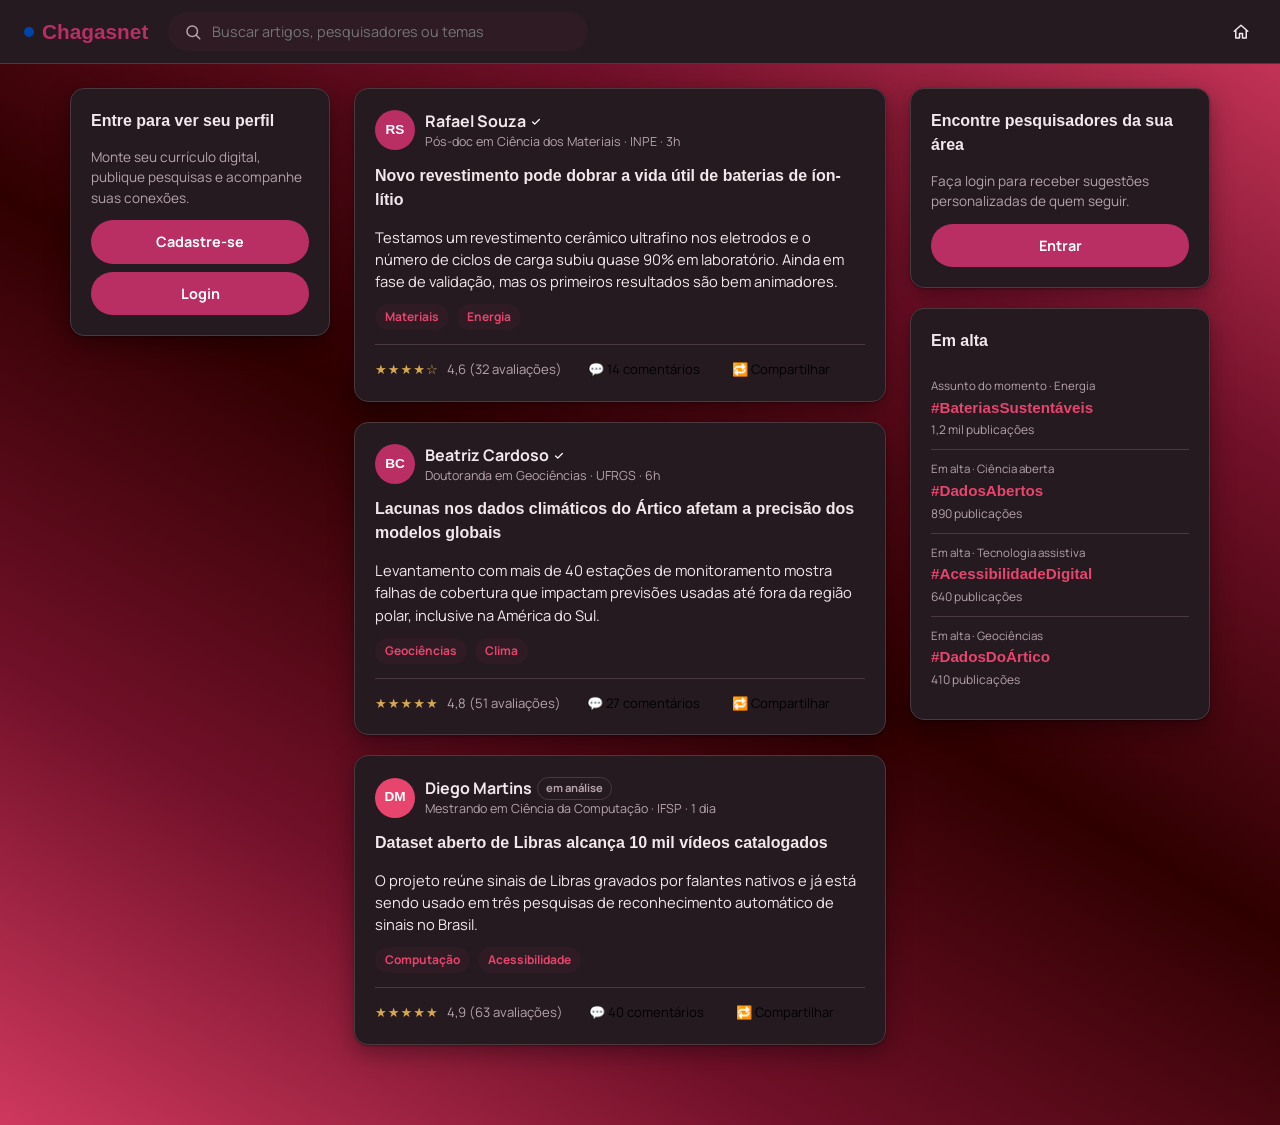
<file: index.html>
<!DOCTYPE html>
<html lang="pt-BR" data-theme="light">
<head>
<meta charset="UTF-8" />
<meta name="viewport" content="width=device-width, initial-scale=1.0" />
<title>Nexo · Rede Social Acadêmica (protótipo)</title>

<link href="styletcc.css" rel="stylesheet">
</head>
<body>

  <!-- ============================================================
       BARRA DE NAVEGAÇÃO
       ============================================================ -->
  <header class="navbar">
    <div class="navbar__marca">
      <span aria-hidden="true"></span>
      Chagasnet
    </div>

    <form class="navbar__busca" role="search">
      <label for="campo-busca" class="sr-only">Buscar artigos, pesquisadores ou temas</label>
      <svg width="18" height="18" viewBox="0 0 24 24" fill="none" stroke="currentColor" stroke-width="2" stroke-linecap="round" stroke-linejoin="round" aria-hidden="true">
        <circle cx="11" cy="11" r="7"></circle>
        <line x1="21" y1="21" x2="16.65" y2="16.65"></line>
      </svg>
      <input id="campo-busca" type="search" placeholder="Buscar artigos, pesquisadores ou temas" />
    </form>

    <div class="navbar__acoes">
      <button type="button" class="navbar__icone" aria-label="Início" title="Início">
        <svg width="18" height="18" viewBox="0 0 24 24" fill="none" stroke="currentColor" stroke-width="2" stroke-linecap="round" stroke-linejoin="round">
          <path d="M3 11l9-8 9 8"></path>
          <path d="M5 10v10h5v-6h4v6h5V10"></path>
        </svg>
      </button>
    </div>
  </header>
  <!-- ============================================================
       LAYOUT PRINCIPAL: 3 colunas
       ============================================================ -->
  <div class="layout">
    <!-- ========================================================
         COLUNA ESQUERDA
         ======================================================== -->
    <aside class="coluna coluna--esquerda">
        <div id="container" class="cartao cartao-login">
          <h3>Entre para ver seu perfil</h3>
          <p>Monte seu currículo digital, publique pesquisas e acompanhe suas conexões.</p>
          <button id="botao-criar-conta" class="btn btn--vinho btn--full" onclick="substituirPorIframe('cadastro.html')">Cadastre-se</button>
          <button id="botao-login" class="btn btn--vinho btn--full" onclick="substituirPorIframe('Login.html')">Login</button>
      </div>

      <script>
        function substituirPorIframe(url) {
        const container = document.getElementById("container");

        // Limpa o conteúdo da div
        container.innerHTML = "";

        // Cria o iframe
        const iframe = document.createElement("iframe");
        iframe.src = url;
        iframe.loading = "lazy";
        iframe.title = "Formulário";
        iframe.className = "formulario-iframe";

        // Adiciona o iframe na div
        container.appendChild(iframe);
      }
      </script>

    </aside>
    <!-- ========================================================
         COLUNA CENTRAL: timeline
         ======================================================== -->
    <main class="coluna coluna--central">
      <h1 class="sr-only">Linha do tempo</h1>

      <!-- Publicação 1 -->
      <article class="cartao post">
        <header class="post__cabecalho">
          <div class="avatar avatar--pequeno" aria-hidden="true">RS</div>
          <div>
            <strong>
              Rafael Souza
              <span class="selo-verificado" title="Pesquisador verificado pela comunidade">
                <svg width="10" height="10" viewBox="0 0 24 24" fill="none" stroke="white" stroke-width="3" stroke-linecap="round" stroke-linejoin="round"><polyline points="4 12 9 17 20 6"></polyline></svg>
              </span>
            </strong>
            <span>Pós-doc em Ciência dos Materiais · INPE · 3h</span>
          </div>
        </header>

        <h3 class="post__titulo">Novo revestimento pode dobrar a vida útil de baterias de íon-lítio</h3>
        <p class="post__resumo">Testamos um revestimento cerâmico ultrafino nos eletrodos e o número de ciclos de carga subiu quase 90% em laboratório. Ainda em fase de validação, mas os primeiros resultados são bem animadores.</p>

        <div class="post__tags">
          <span class="tag">Materiais</span>
          <span class="tag">Energia</span>
        </div>

        <footer class="post__rodape">
          <span class="avaliacao">★★★★☆ <span>4,6 (32 avaliações)</span></span>
          <button type="button">💬 14 comentários</button>
          <button type="button">🔁 Compartilhar</button>
        </footer>
      </article>

      <!-- Publicação 2 -->
      <article class="cartao post">
        <header class="post__cabecalho">
          <div class="avatar avatar--pequeno avatar--dourado" aria-hidden="true">BC</div>
          <div>
            <strong>
              Beatriz Cardoso
              <span class="selo-verificado" title="Pesquisadora verificada pela comunidade">
                <svg width="10" height="10" viewBox="0 0 24 24" fill="none" stroke="white" stroke-width="3" stroke-linecap="round" stroke-linejoin="round"><polyline points="4 12 9 17 20 6"></polyline></svg>
              </span>
            </strong>
            <span>Doutoranda em Geociências · UFRGS · 6h</span>
          </div>
        </header>

        <h3 class="post__titulo">Lacunas nos dados climáticos do Ártico afetam a precisão dos modelos globais</h3>
        <p class="post__resumo">Levantamento com mais de 40 estações de monitoramento mostra falhas de cobertura que impactam previsões usadas até fora da região polar, inclusive na América do Sul.</p>

        <div class="post__tags">
          <span class="tag">Geociências</span>
          <span class="tag">Clima</span>
        </div>

        <footer class="post__rodape">
          <span class="avaliacao">★★★★★ <span>4,8 (51 avaliações)</span></span>
          <button type="button">💬 27 comentários</button>
          <button type="button">🔁 Compartilhar</button>
        </footer>
      </article>

      <!-- Publicação 3 -->
      <article class="cartao post">
        <header class="post__cabecalho">
          <div class="avatar avatar--pequeno avatar--destaque" aria-hidden="true">DM</div>
          <div>
            <strong>
              Diego Martins
              <span class="tag-analise">em análise</span>
            </strong>
            <span>Mestrando em Ciência da Computação · IFSP · 1 dia</span>
          </div>
        </header>

        <h3 class="post__titulo">Dataset aberto de Libras alcança 10 mil vídeos catalogados</h3>
        <p class="post__resumo">O projeto reúne sinais de Libras gravados por falantes nativos e já está sendo usado em três pesquisas de reconhecimento automático de sinais no Brasil.</p>

        <div class="post__tags">
          <span class="tag">Computação</span>
          <span class="tag">Acessibilidade</span>
        </div>

        <footer class="post__rodape">
          <span class="avaliacao">★★★★★ <span>4,9 (63 avaliações)</span></span>
          <button type="button">💬 40 comentários</button>
          <button type="button">🔁 Compartilhar</button>
        </footer>
      </article>

    </main>

    <!-- ========================================================
         COLUNA DIREITA
         ======================================================== -->
    <aside class="coluna coluna--direita">

      <!-- Sugestões pra seguir: só aparece pra quem está logado -->
      <div id="cartao-sugestoes" class="cartao" hidden>
        <h3>Sugestões para seguir</h3>
        <ul class="lista-sugestoes">
          <li>
            <div class="avatar avatar--pequeno avatar--dourado" aria-hidden="true">JP</div>
            <div>
              <strong>Juliana Prado</strong>
              <span>Ecologia · UFMG</span>
            </div>
            <button type="button" class="btn btn--contorno btn--pequeno">Seguir</button>
          </li>
          <li>
            <div class="avatar avatar--pequeno avatar--destaque" aria-hidden="true">TA</div>
            <div>
              <strong>Thiago Almeida</strong>
              <span>Física · UFSC</span>
            </div>
            <button type="button" class="btn btn--contorno btn--pequeno">Seguir</button>
          </li>
        </ul>
      </div>

      <!-- Cartão de login: aparece no lugar das sugestões pra quem não está logado -->
      <div id="cartao-login-direita" class="cartao cartao-login">
        <h3>Encontre pesquisadores da sua área</h3>
        <p>Faça login para receber sugestões personalizadas de quem seguir.</p>
        <button type="button" class="btn btn--vinho btn--full js-entrar-demo">Entrar</button>
      </div>

      <!-- "Em alta": sempre visível, mesmo sem login -->
      <div class="cartao">
        <h3>Em alta</h3>
        <ul class="lista-trending">
          <li>
            <span class="trending__categoria">Assunto do momento · Energia</span>
            <strong>#BateriasSustentáveis</strong>
            <span class="trending__contagem">1,2 mil publicações</span>
          </li>
          <li>
            <span class="trending__categoria">Em alta · Ciência aberta</span>
            <strong>#DadosAbertos</strong>
            <span class="trending__contagem">890 publicações</span>
          </li>
          <li>
            <span class="trending__categoria">Em alta · Tecnologia assistiva</span>
            <strong>#AcessibilidadeDigital</strong>
            <span class="trending__contagem">640 publicações</span>
          </li>
          <li>
            <span class="trending__categoria">Em alta · Geociências</span>
            <strong>#DadosDoÁrtico</strong>
            <span class="trending__contagem">410 publicações</span>
          </li>
        </ul>
      </div>

    </aside>

  </div>

  <script>
    // Evita o recarregamento da página ao pressionar Enter na busca.
    const busca = document.querySelector('.navbar__busca');

    if (busca) {
      busca.addEventListener('submit', (evento) => {
        evento.preventDefault();
      });
    }

    // Recebe a confirmação enviada pelo cadastro.html.
    window.addEventListener('message', (evento) => {
      if (evento.data === 'cadastro-concluido') {
        console.log('Cadastro concluído.');
      }
    });
  </script>

</body>
</html>
</file>
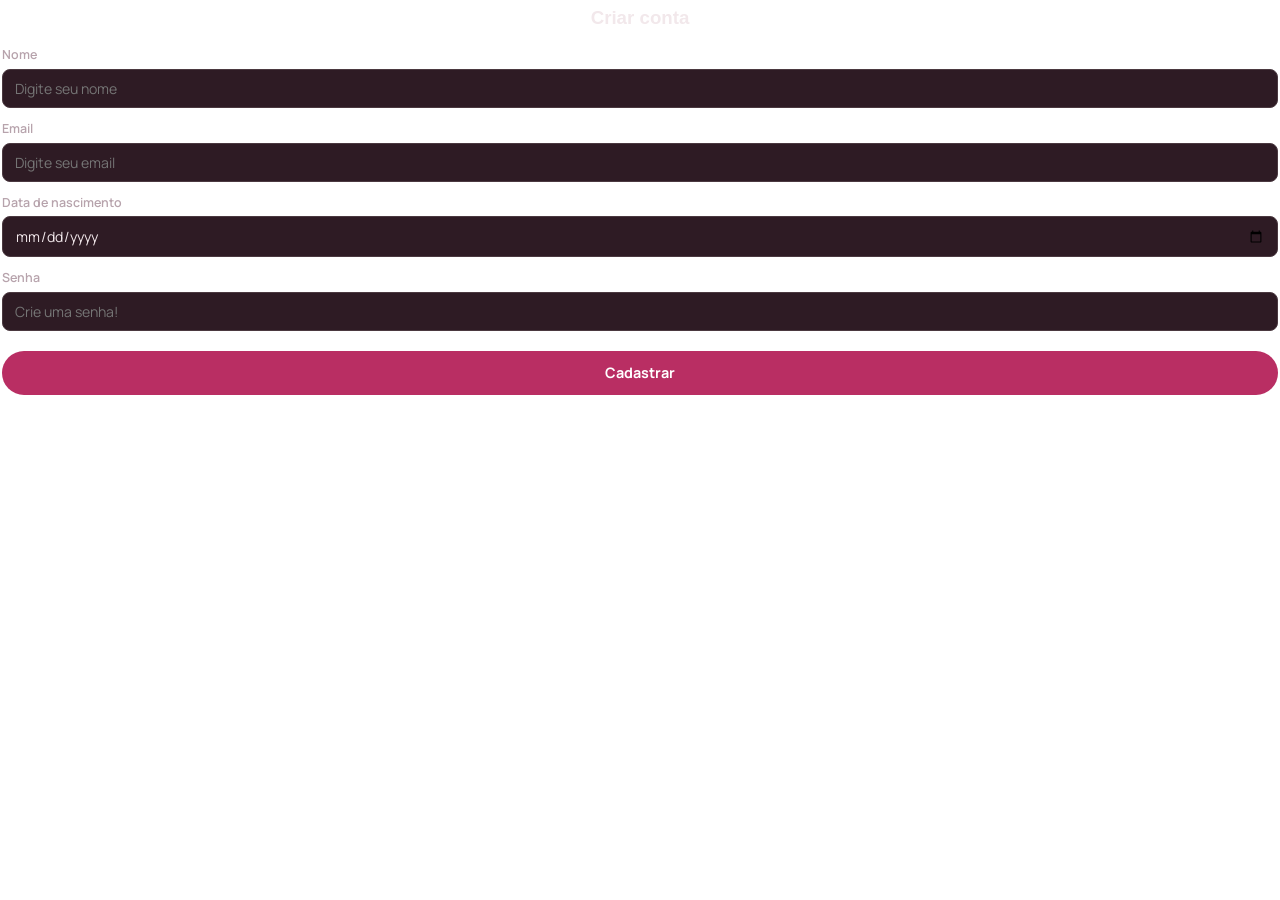
<file: cadastro.html>
<!DOCTYPE html>
<html lang="pt-BR">
  <head>
    <meta charset="UTF-8">
    <meta name="viewport" content="width=device-width, initial-scale=1">
    <title>Criar conta</title>
    <link href="styletcc.css" rel="stylesheet">
    <style>
      /* Estilos específicos deste documento (só fazem sentido aqui
         dentro, por isso não foram para o style.css compartilhado) */
      html, body {
        background: transparent;
        margin: 0;
        padding: 0;
      }
      body { padding: 4px 2px; }
      h3 { margin-bottom: 14px; }
    </style>
  </head>
  <body>
    <h3 align="center">Criar conta</h3>
    <form id="form-cadastro" method="post" action="dados.php">
      <p class="campo">
        <label for="Nome">Nome</label>
        <input type="text" id="Nome" name="Nome" placeholder="Digite seu nome" required>
      </p>
      <p class="campo">
        <label for="Email">Email</label>
        <input type="email" id="Email" name="Email" placeholder="Digite seu email" required>
      </p>
      <p class="campo">
        <label for="DtNas">Data de nascimento</label>
        <input type="date" id="DtNas" name="DtNas" required>
      </p>
      <p class="campo">
        <label for="Senha">Senha</label>
        <input type="password" id="Senha" name="Senha" placeholder="Crie uma senha!" required>
      </p>
      <button type="submit" class="btn btn--vinho btn--full">Cadastrar</button>
    </form>

    <script>
      // ============================================================
      // Envia os dados para dados.php via fetch (sem recarregar) e,
      // se o cadastro tiver dado certo, avisa a página que carregou
      // este iframe (window.parent) para ela voltar ao cartão de
      // login. Se este arquivo for aberto sozinho (fora de um
      // iframe), window.parent === window e o postMessage não faz
      // nada de mal, então funciona nos dois casos.
      // ============================================================
      document.getElementById('form-cadastro').addEventListener('submit', async (evento) => {
        evento.preventDefault();
        const form = evento.target;
        const dados = new FormData(form);

        try {
          const resposta = await fetch(form.action, {
            method: 'POST',
            body: dados,
          });

          if (resposta.ok) {
            alert('Cadastro realizado com sucesso!');
            form.reset();
            window.parent.postMessage('cadastro-concluido', window.location.origin);
          } else {
            alert('Não foi possível concluir o cadastro. Tente novamente.');
          }
        } catch (erro) {
          alert('Erro de conexão. Verifique sua internet e tente novamente.');
        }
      });
    </script>
  </body>
</html>
</file>
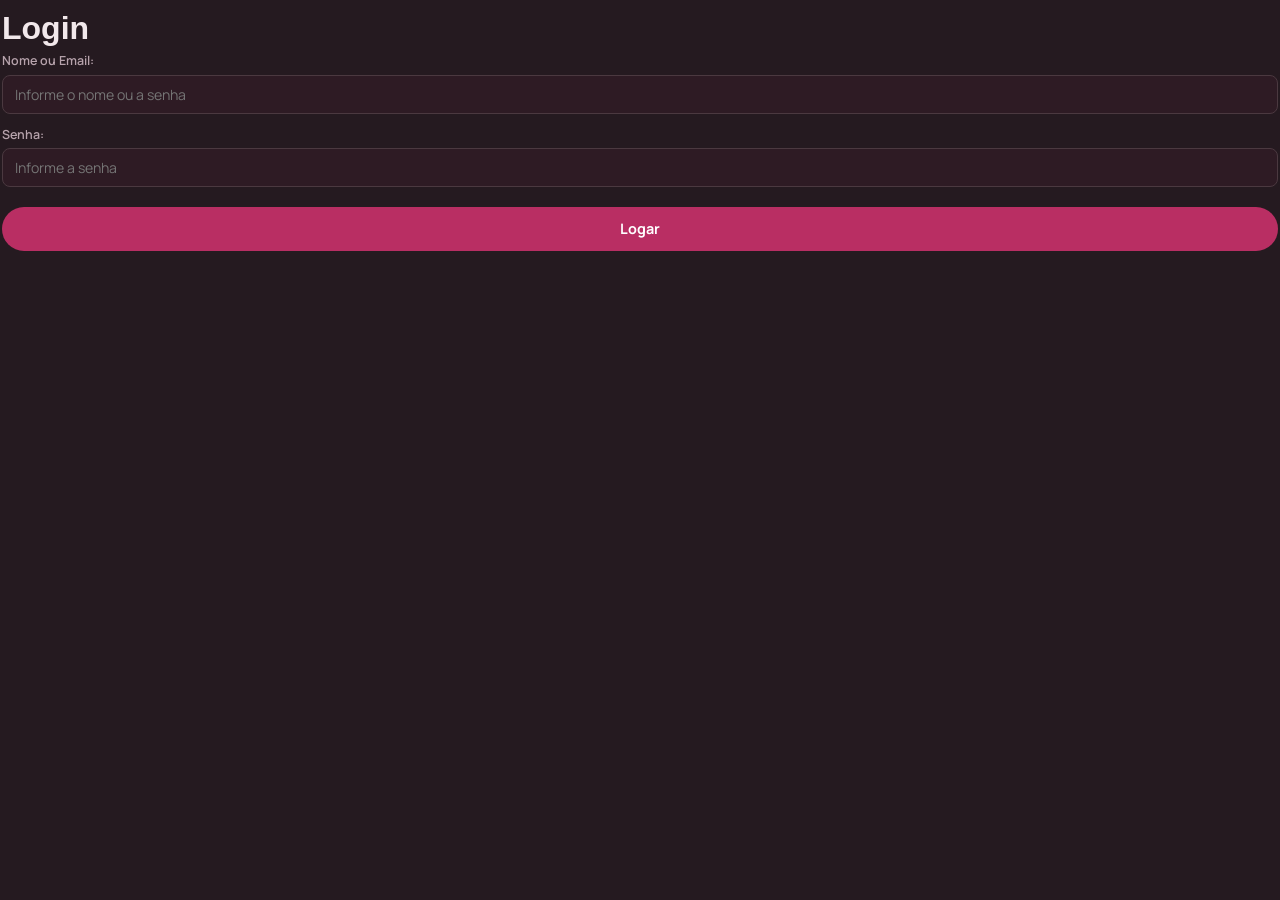
<file: Login.html>
<!DOCTYPE html>
<html lang="ptbr">
    <style>
      /* Estilos específicos deste documento (só fazem sentido aqui
         dentro, por isso não foram para o style.css compartilhado) */
      html, body {
        background: #251A20 !important;
        margin: 0;
        padding: 0;
      }
      body { padding: 4px 2px; }
      h3 { margin-bottom: 14px; }
    </style>
    <head>
        <title>Login</title>
        <meta charset="UTF-8">
        <meta name="viewport" content="width=device-width, initial-scale=1">
        <link href="styletcc.css" rel="stylesheet">
    </head>
    <body>
        <h1>Login</h1>
        <form id="form-login" method="post" action="dados_Log.php" >
            <p class="campo">
                <label for="Login">Nome ou Email:</label>
                <input type="text" id="Login" name="Login" placeholder="Informe o nome ou a senha" required></p>

            <p class="campo">
                <label for="Senha">Senha:</label>
                <input type="password" id="Senha" name="Senha" placeholder="Informe a senha" required>
            </p>

            <button type="submit" class="btn btn--vinho btn--full">Logar</button>
        </form>
    </body>
</html>
</file>
<file: styletcc.css>
/* ============================================================
     FONTES
     Fraunces = títulos (serifada, com personalidade, clima de
     revista/jornal acadêmico).
     Manrope = texto e interface (sans-serif limpa, lê bem em
     telas pequenas).
     ============================================================ */
  @import url('https://fonts.googleapis.com/css2?family=Fraunces:opsz,wght@9..144,500;9..144,600;9..144,700&family=Manrope:wght@400;500;600;700;800&display=swap');

  /* ============================================================
     1. RESET BÁSICO
     Zera margem/padding padrão do navegador e deixa o
     box-sizing previsível (padding e borda já contam dentro
     da largura definida, em vez de somar por fora).
     ============================================================ */
  *, *::before, *::after { box-sizing: border-box; }
  body, h1, h2, h3, p, ul, form { margin: 0; }
  ul { padding: 0; list-style: none; }
  button { font: inherit; cursor: pointer; background: none; border: 0; }
  a { color: inherit; text-decoration: none; }

  :root {
    /* vinho = cor principal da marca */
    --cor-vinho: #b92e63;
    --cor-vinho-destaque: #e7456e;
    --cor-vinho-tinta: #2E1B24;

    /* dourado = cor de apoio, usada só no selo de verificação */
    --cor-adm:  #0044aa;
    --cor-dourado: #D6A84F;

    /* neutros */
    --cor-tinta: #F2E8EB;           /* texto principal */
    --cor-tinta-suave: #B7A3AC;     /* texto secundário (datas, legendas) */
    --cor-papel: linear-gradient(30deg, #cf385e, #701028, #2f0000, #701028, #cf385e);           /* fundo da página */
    --cor-cartao: #251A20;          /* fundo dos cartões */
    --cor-linha: #4b3940;           /* bordas e divisórias */

    /* outros tokens reaproveitados no site inteiro */
    --raio: 14px;
    --raio-pequeno: 8px;
    --sombra: 0 1px 2px rgba(0,0,0,.3), 0 8px 24px rgba(0,0,0,.35);
    --fonte-display: 'Lucida Sans', sans-serif;
    --fonte-corpo: 'Manrope', system-ui, -apple-system, sans-serif;
  }
  /* ============================================================
     4. BASE
     ============================================================ */
  html { color-scheme: light dark; }
  body {
    background: var(--cor-papel);
    color: var(--cor-tinta);
    font-family: var(--fonte-corpo);
    line-height: 1.5;
  }
  h1, h2, h3 { font-family: var(--fonte-display); font-weight: 600; color: var(--cor-tinta); }

  /* Respeita quem pediu menos movimento na tela do sistema
     operacional (ajuda a cumprir o requisito de acessibilidade
     do TCC, o RNF01) */
  @media (prefers-reduced-motion: reduce) {
    * { transition: none !important; animation: none !important; }
  }

  /* Deixa o foco do teclado sempre visível, importante pra quem
     navega sem mouse */
  :focus-visible { outline: 2px solid var(--cor-vinho-destaque); outline-offset: 2px; }

  .sr-only {
    position: absolute; width: 1px; height: 1px; padding: 0; margin: -1px;
    overflow: hidden; clip: rect(0,0,0,0); white-space: nowrap; border: 0;
  }

  /* ============================================================
     5. BOTÕES (reaproveitados em várias partes da página)
     ============================================================ */
  .btn {
    display: inline-flex; align-items: center; justify-content: center; gap: 6px;
    padding: 10px 18px; border-radius: 999px; border: 1px solid transparent;
    font-weight: 700; font-size: .9rem;
    transition: transform .15s ease, background-color .15s ease, color .15s ease, border-color .15s ease;
  }
  .btn:active { transform: scale(.97); }
  .btn--vinho { background: var(--cor-vinho); color: #fff; }
  .btn--contorno { background: transparent; border-color: var(--cor-linha); color: var(--cor-tinta); }
  .btn--pequeno { padding: 6px 14px; font-size: .8rem; }
  .btn--full { width: 100%; margin-top: 8px; }

  /* ============================================================
     6. CARTÃO - base usada pelo perfil, login, sugestões,
     "em alta" e cada publicação da timeline
     ============================================================ */
  .cartao {
    background: var(--cor-cartao);
    border: 1px solid var(--cor-linha);
    border-radius: var(--raio);
    box-shadow: var(--sombra);
    padding: 20px;
    margin-bottom: 20px;
  }
  .cartao h3 { font-size: 1rem; margin-bottom: 14px; }

  /* ============================================================
     7. AVATAR
     Protótipo sem fotos de verdade ainda, então o "avatar" é só
     a inicial da pessoa dentro de um círculo colorido.
     ============================================================ */
  .avatar {
    border: 0; padding: 0; border-radius: 50%;
    background: var(--cor-vinho); color: #fff;
    display: flex; align-items: center; justify-content: center;
    font-family: var(--fonte-display); font-weight: 700; flex-shrink: 0;
  }
  .avatar--pequeno { width: 40px; height: 40px; font-size: .85rem; }
  .avatar--grande {
    width: 72px; height: 72px; font-size: 1.4rem;
    margin: -36px auto 10px; border: 4px solid var(--cor-cartao);
  }
  .avatar--destaque { background: var(--cor-vinho-destaque); }

  /* ============================================================
     8. SELO DE VERIFICAÇÃO E TAG "EM ANÁLISE"
     O selo (vinho + dourado) é o elemento de assinatura visual
     do protótipo: é a versão em interface do objetivo específico
     "avaliação de veracidade de projetos" que está no TCC de
     vocês. Pesquisadores/artigos já avaliados pela comunidade
     ganham o selo; os que ainda não foram avaliados mostram a
     tag "em análise" no lugar.
     ============================================================ */
  .tag-analise {
    font-size: .7rem; color: var(--cor-tinta-suave);
    border: 1px solid var(--cor-linha); padding: 2px 8px; border-radius: 999px;
  }

  /* ============================================================
     9. BARRA DE NAVEGAÇÃO
     ============================================================ */
  .navbar {
    position: sticky; top: 0; z-index: 50;
    display: flex; align-items: center; gap: 20px;
    padding: 12px 24px;
    background: var(--cor-cartao);
    border-bottom: 1px solid var(--cor-linha);
  }
  .navbar__marca {
    display: flex; align-items: center; gap: 8px;
    font-family: var(--fonte-display); font-weight: 700; font-size: 1.3rem;
    color: var(--cor-vinho); white-space: nowrap;
  }
  .navbar__marca span {
    width: 10px; height: 10px; border-radius: 50%; background: var(--cor-adm);
  }
  .navbar__busca {
    flex: 1 1 auto; min-width: 0; max-width: 420px;
    display: flex; align-items: center; gap: 8px;
    background: var(--cor-vinho-tinta); border-radius: 999px; padding: 9px 16px;
  }
  .navbar__busca svg { color: var(--cor-tinta-suave); flex-shrink: 0; }
  .navbar__busca input {
    border: 0; background: transparent; outline: none; width: 100%;
    font-family: var(--fonte-corpo); font-size: .9rem; color: var(--cor-tinta);
  }
  .navbar__acoes { display: flex; align-items: center; gap: 12px; margin-left: auto; }
  .navbar__icone {
    color: var(--cor-tinta); padding: 6px; border-radius: 50%; display: flex;
  }

  /* ============================================================
     11. LAYOUT PRINCIPAL - as 3 colunas depois da navbar
     ============================================================ */
  .layout {
    max-width: 1180px; margin: 0 auto; padding: 24px 20px 60px;
    display: grid; grid-template-columns: 260px minmax(0, 1fr) 300px;
    gap: 24px; align-items: start;
  }

  /* ============================================================
     12. COLUNA ESQUERDA - cartão de perfil
     ============================================================ */
  .cartao-perfil { text-align: center; overflow: hidden; }
  .cartao-perfil__capa {
    height: 60px; margin: -20px -20px 0;
    background: linear-gradient(120deg, var(--cor-vinho), var(--cor-vinho-destaque));
  }
  .cartao-perfil__curso { color: var(--cor-tinta-suave); font-size: .85rem; margin-top: 4px; }
  .cartao-perfil__stats {
    display: flex; justify-content: center; gap: 18px; margin: 16px 0; padding: 14px 0;
    border-top: 1px solid var(--cor-linha); border-bottom: 1px solid var(--cor-linha);
    font-size: .8rem; color: var(--cor-tinta-suave);
  }
  .cartao-perfil__stats strong { display: block; color: var(--cor-tinta); font-size: 1rem; }
  .cartao-perfil__links { display: flex; flex-direction: column; gap: 2px; text-align: left; margin-top: 14px; }
  .cartao-perfil__links a { padding: 8px 6px; border-radius: var(--raio-pequeno); font-size: .88rem; font-weight: 600; display: block; }

  /* ============================================================
     13. CARTÃO DE LOGIN
     Aparece no lugar do perfil (coluna esquerda) e no lugar das
     sugestões (coluna direita) pra quem não está logado.
     ============================================================ */
  .cartao-login p { font-size: .85rem; color: var(--cor-tinta-suave); margin-bottom: 4px; }

  .formulario-iframe {
    display: block; width: 100%; height: 430px;
    border: 0; background: transparent;
  }

  /* Campos do formulário de cadastro (usado dentro de cadastro.html,
     que é carregado via iframe no cartão "Criar conta") */
  .campo { text-align: left; margin-bottom: 12px; }
  .campo label {
    display: block; font-size: .78rem; font-weight: 600;
    color: var(--cor-tinta-suave); margin-bottom: 4px;
  }
  .campo input {
    width: 100%; padding: 9px 12px; border-radius: var(--raio-pequeno);
    border: 1px solid var(--cor-linha); background: var(--cor-vinho-tinta);
    color: var(--cor-tinta); font-family: var(--fonte-corpo); font-size: .88rem;
  }
  .campo input:focus { border-color: var(--cor-vinho-destaque); outline: none; }

  /* Cartão que contém o iframe do cadastro.html */
  .cartao-cadastro-iframe { padding-bottom: 16px; }
  .cartao-cadastro-iframe #iframe-cadastro {
    display: block; width: 100%; height: 430px;
    border: 0; background: transparent;
  }
  .cartao-cadastro-iframe #iframe-login{
    display: block; width: 100%; height: 220px;
    border: 0; background: transparent;
  }

  /* ============================================================
     14. COLUNA CENTRAL - timeline
     ============================================================ */
  .post__cabecalho { display: flex; align-items: center; gap: 10px; margin-bottom: 12px; }
  .post__cabecalho strong { display: inline-flex; align-items: center; gap: 5px; }
  .post__cabecalho > div > span { display: block; font-size: .78rem; color: var(--cor-tinta-suave); }
  .post__titulo { font-size: 1.15rem; margin-bottom: 8px; }
  .post__resumo { font-size: .92rem; margin-bottom: 12px; }
  .post__tags { display: flex; gap: 8px; margin-bottom: 14px; }
  .tag {
    background: var(--cor-vinho-tinta); color: var(--cor-vinho-destaque);
    font-size: .75rem; font-weight: 700; padding: 4px 10px; border-radius: 999px;
  }
  .post__rodape {
    display: flex; align-items: center; gap: 20px; padding-top: 14px;
    border-top: 1px solid var(--cor-linha); font-size: .82rem; color: var(--cor-tinta-suave);
  }
  .post__rodape button { display: flex; align-items: center; gap: 5px; }
  .avaliacao { color: var(--cor-dourado); letter-spacing: 1px; }
  .avaliacao span { color: var(--cor-tinta-suave); letter-spacing: normal; margin-left: 4px; }

  /* ============================================================
     15. COLUNA DIREITA - sugestões e "em alta"
     ============================================================ */
  .lista-sugestoes li { display: flex; align-items: center; gap: 10px; padding: 10px 0; }
  .lista-sugestoes li + li { border-top: 1px solid var(--cor-linha); }
  .lista-sugestoes li > div:nth-child(2) { flex: 1; min-width: 0; }
  .lista-sugestoes strong { display: block; font-size: .88rem; }
  .lista-sugestoes span { font-size: .78rem; color: var(--cor-tinta-suave); }

  .lista-trending li { display: flex; flex-direction: column; align-items: flex-start; gap: 2px; padding: 10px 0; }
  .lista-trending li + li { border-top: 1px solid var(--cor-linha); }
  .trending__categoria { font-size: .72rem; color: var(--cor-tinta-suave); }
  .lista-trending strong { font-family: var(--fonte-display); color: var(--cor-vinho-destaque); font-size: .95rem; }
  .trending__contagem { font-size: .75rem; color: var(--cor-tinta-suave); }

  /* ============================================================
     16. ESTADO LOGADO / DESLOGADO
     Não precisa de CSS aqui: os elementos que dependem de login
     usam o atributo nativo "hidden" (controlado pelo JS lá
     embaixo), que o próprio navegador já trata como
     display:none. Isso evita ficar duplicando classe de exibição
     pra cada tipo de elemento (cartão, botão, avatar...).
     ============================================================ */

  /* ============================================================
     17. RESPONSIVIDADE (RNF03 do TCC de vocês)
     Empilha as 3 colunas numa só e reordena com a timeline
     primeiro, já que é o conteúdo principal pra quem acessa
     pelo celular.
     ============================================================ */
  @media (max-width: 960px) {
    .layout { grid-template-columns: 1fr; }
    .coluna--central { order: 1; }
    .coluna--esquerda { order: 2; }
    .coluna--direita { order: 3; }
  }
  @media (max-width: 640px) {
    .navbar { gap: 12px; padding: 10px 14px; }
    .navbar__marca { font-size: 1.1rem; }
    .layout { padding: 16px 14px 40px; }
  }


/* ============================================================
   IFRAME DE CADASTRO NA COLUNA ESQUERDA
   ============================================================ */
.coluna--esquerda #iframe-cadastro {
  display: block;
  width: 100%;
  height: 430px;
  border: 1px solid var(--cor-linha);
  border-radius: var(--raio);
  background: var(--cor-cartao);
  box-shadow: var(--sombra);
}
.coluna--esquerda #iframe-login {
  display: block;
  width: 100%;
  height: 290px;
  border: 1px solid var(--cor-linha);
  border-radius: var(--raio);
  background: var(--cor-cartao);
  box-shadow: var(--sombra);
}
</file>
